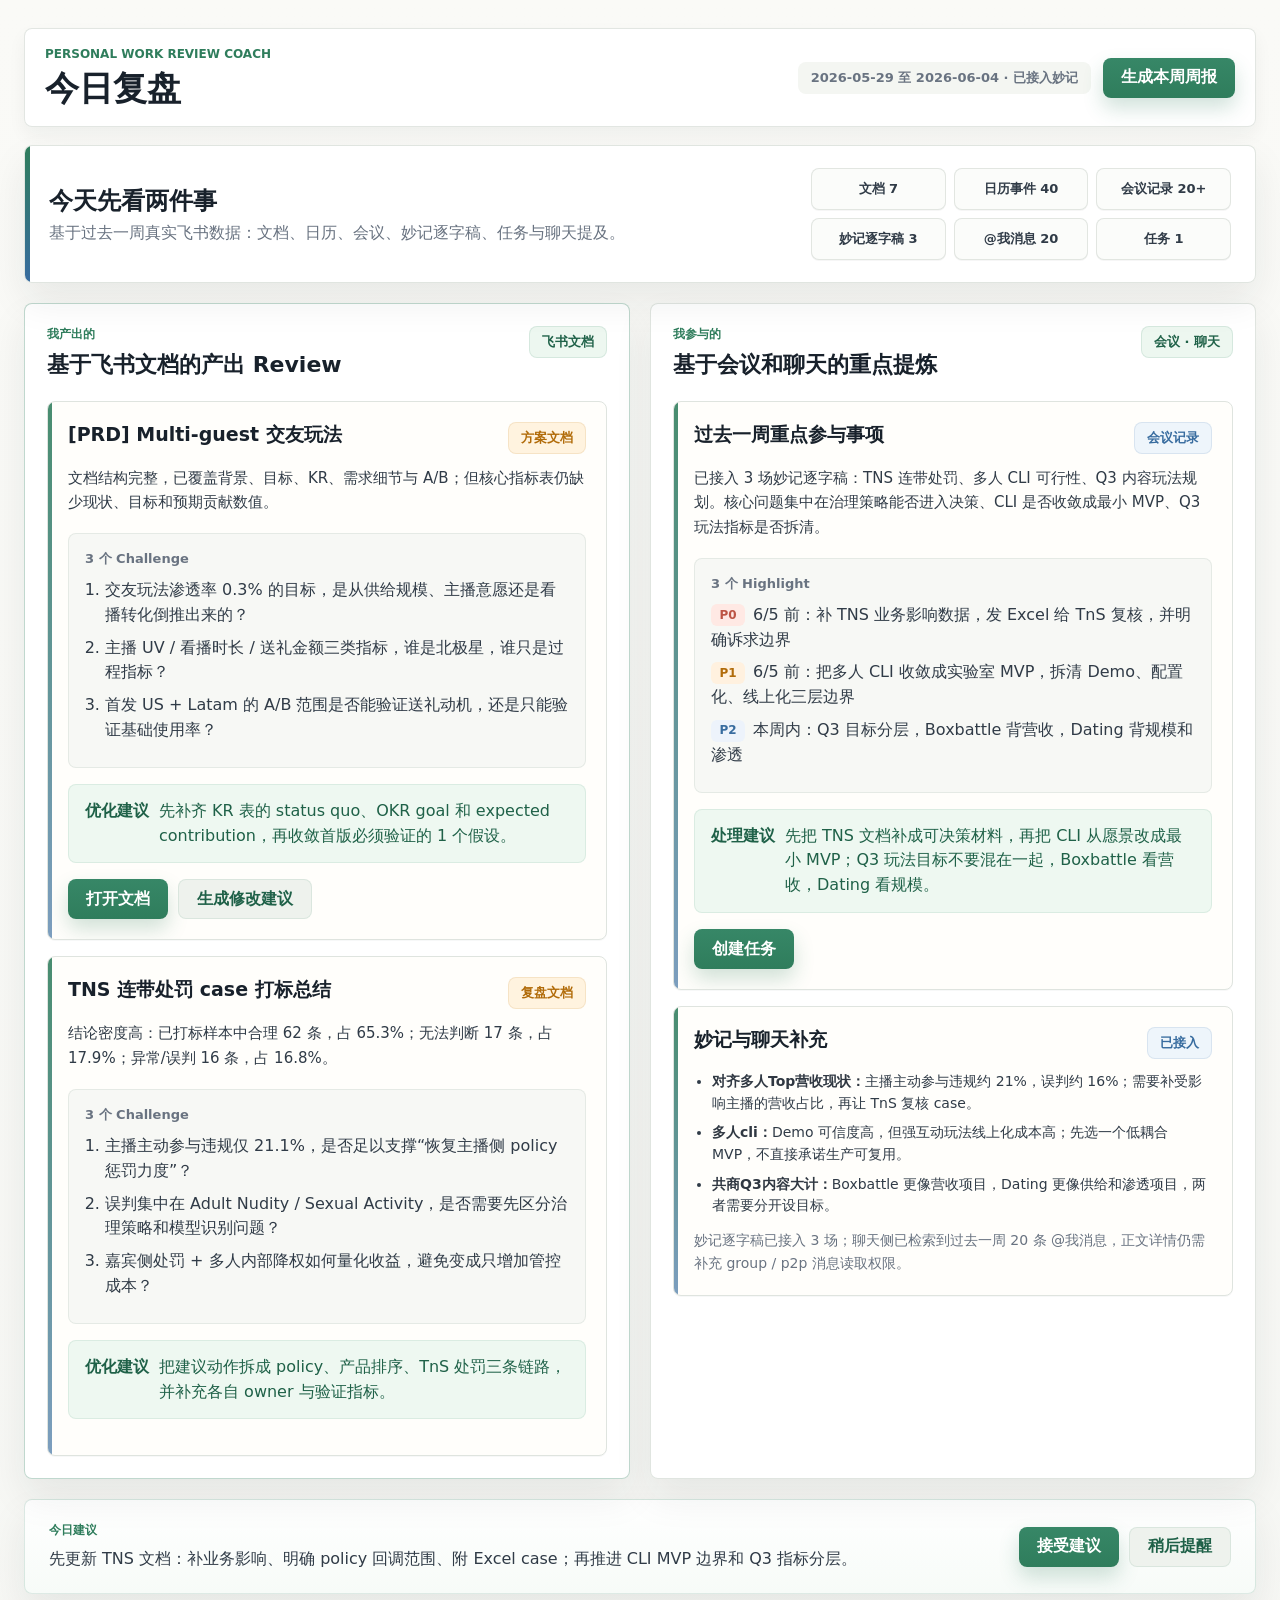
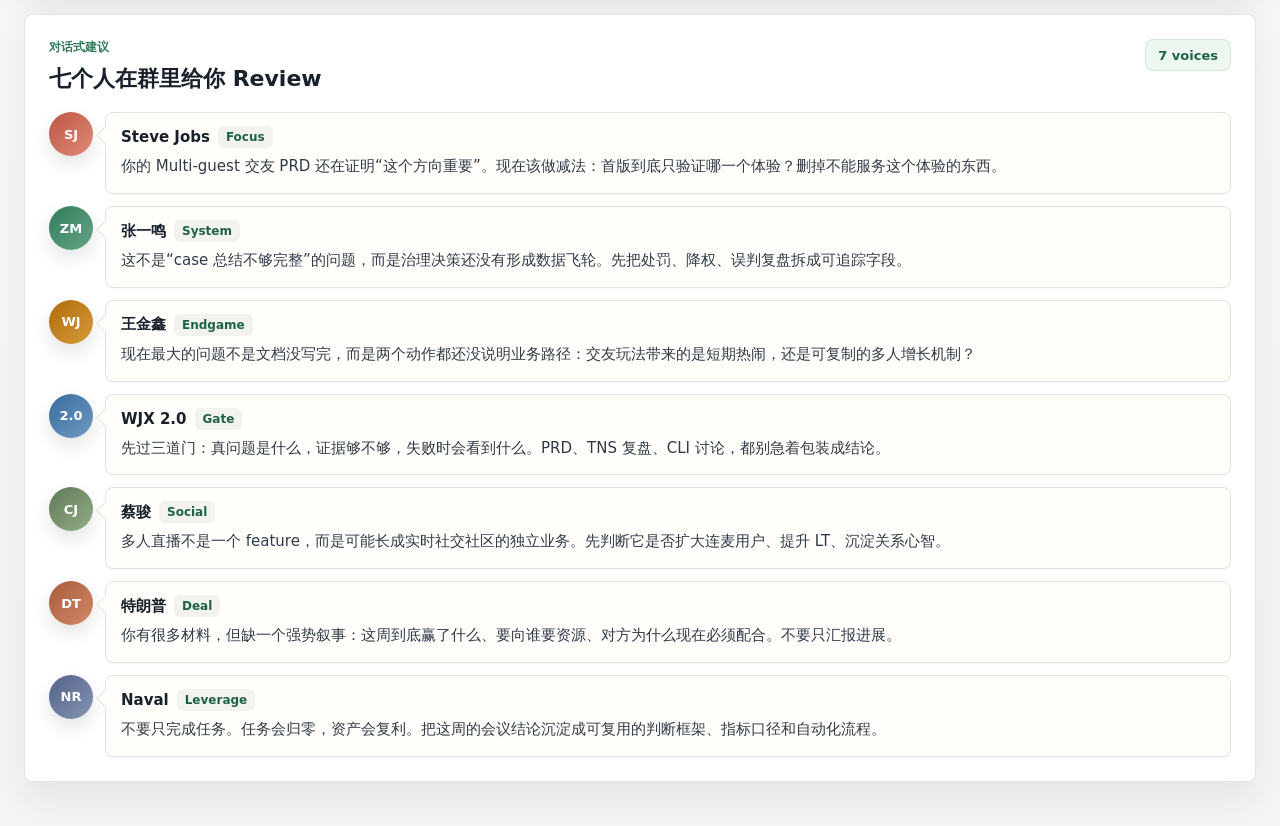
<file: index.html>
<!doctype html>
<html lang="zh-CN">
  <head>
    <meta charset="UTF-8" />
    <meta name="viewport" content="width=device-width, initial-scale=1.0" />
    <title>今日复盘</title>
    <link rel="stylesheet" href="./styles.css" />
  </head>
  <body>
    <main class="app-shell">
      <header class="topbar">
        <div>
          <p class="eyebrow">Personal Work Review Coach</p>
          <h1>今日复盘</h1>
        </div>
        <div class="topbar-actions">
          <span class="date-chip">2026-05-29 至 2026-06-04 · 已接入妙记</span>
          <a class="primary-btn" href="./weekly-report.html">生成本周周报</a>
        </div>
      </header>

      <section class="intro-panel">
        <div class="intro-copy">
          <h2>今天先看两件事</h2>
          <p>基于过去一周真实飞书数据：文档、日历、会议、妙记逐字稿、任务与聊天提及。</p>
        </div>
        <div class="summary-pills" aria-label="今日摘要">
          <span>文档 7</span>
          <span>日历事件 40</span>
          <span>会议记录 20+</span>
          <span>妙记逐字稿 3</span>
          <span>@我消息 20</span>
          <span>任务 1</span>
        </div>
      </section>

      <section class="review-grid">
        <article class="review-card active-card" id="outputs">
          <div class="card-heading">
            <div>
              <p class="card-label">我产出的</p>
              <h3>基于飞书文档的产出 Review</h3>
            </div>
            <span class="source-chip">飞书文档</span>
          </div>

          <div class="work-item">
            <div class="item-title-row">
              <h4>[PRD] Multi-guest 交友玩法</h4>
              <span class="type-tag">方案文档</span>
            </div>
            <p class="review-line">文档结构完整，已覆盖背景、目标、KR、需求细节与 A/B；但核心指标表仍缺少现状、目标和预期贡献数值。</p>

            <div class="sub-block">
              <p class="block-title">3 个 Challenge</p>
              <ol>
                <li>交友玩法渗透率 0.3% 的目标，是从供给规模、主播意愿还是看播转化倒推出来的？</li>
                <li>主播 UV / 看播时长 / 送礼金额三类指标，谁是北极星，谁只是过程指标？</li>
                <li>首发 US + Latam 的 A/B 范围是否能验证送礼动机，还是只能验证基础使用率？</li>
              </ol>
            </div>

            <div class="suggestion-box">
              <strong>优化建议</strong>
              <span>先补齐 KR 表的 status quo、OKR goal 和 expected contribution，再收敛首版必须验证的 1 个假设。</span>
            </div>

            <div class="action-row">
              <a class="primary-btn" href="https://bytedance.larkoffice.com/wiki/FLtdwObc6ifWalkR4IqcCORLnLe" target="_blank" rel="noreferrer">打开文档</a>
              <button class="soft" type="button" data-action="show-suggestion" data-target="prd-suggestion">生成修改建议</button>
            </div>
            <div class="inline-result" id="prd-suggestion" hidden>
              <p class="block-title">可直接补进文档的修改建议</p>
              <ol>
                <li>在 KR 表中补齐 status quo、OKR goal、expected contribution 三列，避免只描述方向。</li>
                <li>把首版验证目标收敛为“交友互动是否提升停留或送礼意愿”，其他功能放入后续版本。</li>
                <li>在 A/B 方案中补充失败条件：哪些数据出现时说明该方向不值得继续加码。</li>
              </ol>
            </div>
          </div>

          <div class="work-item stacked-item">
            <div class="item-title-row">
              <h4>TNS 连带处罚 case 打标总结</h4>
              <span class="type-tag">复盘文档</span>
            </div>
            <p class="review-line">结论密度高：已打标样本中合理 62 条，占 65.3%；无法判断 17 条，占 17.9%；异常/误判 16 条，占 16.8%。</p>

            <div class="sub-block">
              <p class="block-title">3 个 Challenge</p>
              <ol>
                <li>主播主动参与违规仅 21.1%，是否足以支撑“恢复主播侧 policy 惩罚力度”？</li>
                <li>误判集中在 Adult Nudity / Sexual Activity，是否需要先区分治理策略和模型识别问题？</li>
                <li>嘉宾侧处罚 + 多人内部降权如何量化收益，避免变成只增加管控成本？</li>
              </ol>
            </div>

            <div class="suggestion-box">
              <strong>优化建议</strong>
              <span>把建议动作拆成 policy、产品排序、TnS 处罚三条链路，并补充各自 owner 与验证指标。</span>
            </div>
          </div>
        </article>

        <article class="review-card" id="participated">
          <div class="card-heading">
            <div>
              <p class="card-label">我参与的</p>
              <h3>基于会议和聊天的重点提炼</h3>
            </div>
            <span class="source-chip">会议 · 聊天</span>
          </div>

          <div class="work-item">
            <div class="item-title-row">
              <h4>过去一周重点参与事项</h4>
              <span class="type-tag blue">会议记录</span>
            </div>
            <p class="review-line">已接入 3 场妙记逐字稿：TNS 连带处罚、多人 CLI 可行性、Q3 内容玩法规划。核心问题集中在治理策略能否进入决策、CLI 是否收敛成最小 MVP、Q3 玩法指标是否拆清。</p>

            <div class="sub-block">
              <p class="block-title">3 个 Highlight</p>
              <ul class="highlights">
                <li><span class="priority p0">P0</span>6/5 前：补 TNS 业务影响数据，发 Excel 给 TnS 复核，并明确诉求边界</li>
                <li><span class="priority p1">P1</span>6/5 前：把多人 CLI 收敛成实验室 MVP，拆清 Demo、配置化、线上化三层边界</li>
                <li><span class="priority p2">P2</span>本周内：Q3 目标分层，Boxbattle 背营收，Dating 背规模和渗透</li>
              </ul>
            </div>

            <div class="suggestion-box">
              <strong>处理建议</strong>
              <span>先把 TNS 文档补成可决策材料，再把 CLI 从愿景改成最小 MVP；Q3 玩法目标不要混在一起，Boxbattle 看营收，Dating 看规模。</span>
            </div>

            <div class="action-row">
              <button type="button" data-action="create-task">创建任务</button>
            </div>
            <div class="inline-result" id="task-result" hidden>
              <p class="block-title">已生成待办</p>
              <ul>
                <li>6/5 前补齐 TNS 业务影响数据，并发送 Excel 给 TnS 复核。</li>
                <li>6/5 前收敛多人 CLI 实验室 MVP 边界。</li>
                <li>本周内拆清 Boxbattle / Dating 的目标和 owner。</li>
              </ul>
            </div>
          </div>

          <div class="work-item stacked-item">
            <div class="item-title-row">
              <h4>妙记与聊天补充</h4>
              <span class="type-tag blue">已接入</span>
            </div>
            <ul class="meeting-list">
              <li><strong>对齐多人Top营收现状：</strong>主播主动参与违规约 21%，误判约 16%；需要补受影响主播的营收占比，再让 TnS 复核 case。</li>
              <li><strong>多人cli：</strong>Demo 可信度高，但强互动玩法线上化成本高；先选一个低耦合 MVP，不直接承诺生产可复用。</li>
              <li><strong>共商Q3内容大计：</strong>Boxbattle 更像营收项目，Dating 更像供给和渗透项目，两者需要分开设目标。</li>
            </ul>
            <p class="coverage-note">妙记逐字稿已接入 3 场；聊天侧已检索到过去一周 20 条 @我消息，正文详情仍需补充 group / p2p 消息读取权限。</p>
          </div>
        </article>
      </section>

      <section class="coach-note">
        <div>
          <p class="card-label">今日建议</p>
          <p>先更新 TNS 文档：补业务影响、明确 policy 回调范围、附 Excel case；再推进 CLI MVP 边界和 Q3 指标分层。</p>
        </div>
        <div class="action-row compact">
          <button type="button" data-action="accept-advice">接受建议</button>
          <button class="soft" type="button" data-action="remind-later">稍后提醒</button>
        </div>
      </section>

      <section class="advisor-panel" aria-label="七人对话建议">
        <div class="advisor-header">
          <div>
            <p class="card-label">对话式建议</p>
            <h3>七个人在群里给你 Review</h3>
          </div>
          <span class="source-chip">7 voices</span>
        </div>

        <div class="advisor-chat" role="list" aria-label="七人对话列表">
          <article class="chat-message jobs-message" role="listitem">
            <div class="avatar" aria-hidden="true">SJ</div>
            <div class="message-body">
              <div class="message-meta">
                <strong>Steve Jobs</strong>
                <span>Focus</span>
              </div>
              <p>你的 Multi-guest 交友 PRD 还在证明“这个方向重要”。现在该做减法：首版到底只验证哪一个体验？删掉不能服务这个体验的东西。</p>
            </div>
          </article>

          <article class="chat-message zhang-message" role="listitem">
            <div class="avatar" aria-hidden="true">ZM</div>
            <div class="message-body">
              <div class="message-meta">
                <strong>张一鸣</strong>
                <span>System</span>
              </div>
              <p>这不是“case 总结不够完整”的问题，而是治理决策还没有形成数据飞轮。先把处罚、降权、误判复盘拆成可追踪字段。</p>
            </div>
          </article>

          <article class="chat-message wang-message" role="listitem">
            <div class="avatar" aria-hidden="true">WJ</div>
            <div class="message-body">
              <div class="message-meta">
                <strong>王金鑫</strong>
                <span>Endgame</span>
              </div>
              <p>现在最大的问题不是文档没写完，而是两个动作都还没说明业务路径：交友玩法带来的是短期热闹，还是可复制的多人增长机制？</p>
            </div>
          </article>

          <article class="chat-message wjx2-message" role="listitem">
            <div class="avatar" aria-hidden="true">2.0</div>
            <div class="message-body">
              <div class="message-meta">
                <strong>WJX 2.0</strong>
                <span>Gate</span>
              </div>
              <p>先过三道门：真问题是什么，证据够不够，失败时会看到什么。PRD、TNS 复盘、CLI 讨论，都别急着包装成结论。</p>
            </div>
          </article>

          <article class="chat-message cai-message" role="listitem">
            <div class="avatar" aria-hidden="true">CJ</div>
            <div class="message-body">
              <div class="message-meta">
                <strong>蔡骏</strong>
                <span>Social</span>
              </div>
              <p>多人直播不是一个 feature，而是可能长成实时社交社区的独立业务。先判断它是否扩大连麦用户、提升 LT、沉淀关系心智。</p>
            </div>
          </article>

          <article class="chat-message trump-message" role="listitem">
            <div class="avatar" aria-hidden="true">DT</div>
            <div class="message-body">
              <div class="message-meta">
                <strong>特朗普</strong>
                <span>Deal</span>
              </div>
              <p>你有很多材料，但缺一个强势叙事：这周到底赢了什么、要向谁要资源、对方为什么现在必须配合。不要只汇报进展。</p>
            </div>
          </article>

          <article class="chat-message naval-message" role="listitem">
            <div class="avatar" aria-hidden="true">NR</div>
            <div class="message-body">
              <div class="message-meta">
                <strong>Naval</strong>
                <span>Leverage</span>
              </div>
              <p>不要只完成任务。任务会归零，资产会复利。把这周的会议结论沉淀成可复用的判断框架、指标口径和自动化流程。</p>
            </div>
          </article>
        </div>
      </section>
    </main>

    <div class="toast" id="toast" role="status" aria-live="polite" hidden></div>

    <script src="./script.js"></script>
  </body>
</html>
</file>
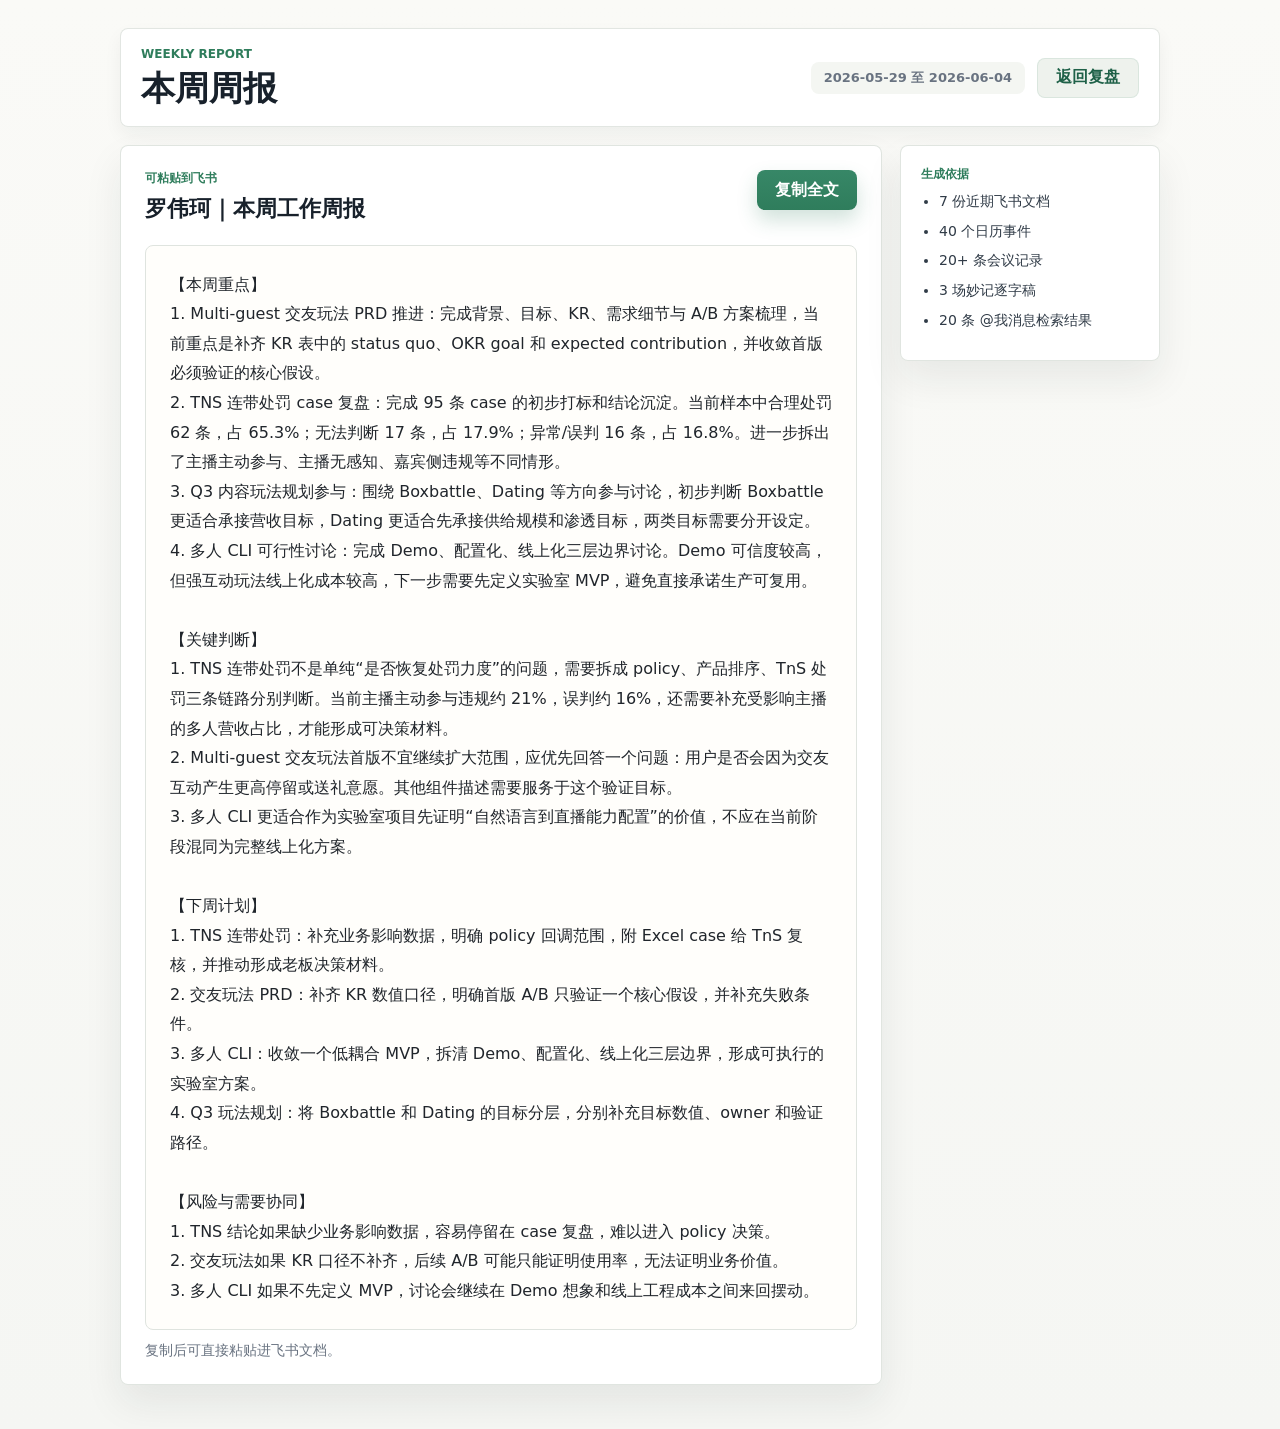
<file: weekly-report.html>
<!doctype html>
<html lang="zh-CN">
  <head>
    <meta charset="UTF-8" />
    <meta name="viewport" content="width=device-width, initial-scale=1.0" />
    <title>本周周报</title>
    <link rel="stylesheet" href="./styles.css" />
  </head>
  <body>
    <main class="app-shell report-shell">
      <header class="topbar">
        <div>
          <p class="eyebrow">Weekly Report</p>
          <h1>本周周报</h1>
        </div>
        <div class="topbar-actions">
          <span class="date-chip">2026-05-29 至 2026-06-04</span>
          <a class="primary-btn soft-link" href="./index.html">返回复盘</a>
        </div>
      </header>

      <section class="report-layout">
        <article class="report-preview">
          <div class="card-heading">
            <div>
              <p class="card-label">可粘贴到飞书</p>
              <h3>罗伟珂｜本周工作周报</h3>
            </div>
            <button class="primary-btn" id="copyReport" type="button">复制全文</button>
          </div>

          <pre class="report-text" id="reportText">【本周重点】
1. Multi-guest 交友玩法 PRD 推进：完成背景、目标、KR、需求细节与 A/B 方案梳理，当前重点是补齐 KR 表中的 status quo、OKR goal 和 expected contribution，并收敛首版必须验证的核心假设。
2. TNS 连带处罚 case 复盘：完成 95 条 case 的初步打标和结论沉淀。当前样本中合理处罚 62 条，占 65.3%；无法判断 17 条，占 17.9%；异常/误判 16 条，占 16.8%。进一步拆出了主播主动参与、主播无感知、嘉宾侧违规等不同情形。
3. Q3 内容玩法规划参与：围绕 Boxbattle、Dating 等方向参与讨论，初步判断 Boxbattle 更适合承接营收目标，Dating 更适合先承接供给规模和渗透目标，两类目标需要分开设定。
4. 多人 CLI 可行性讨论：完成 Demo、配置化、线上化三层边界讨论。Demo 可信度较高，但强互动玩法线上化成本较高，下一步需要先定义实验室 MVP，避免直接承诺生产可复用。

【关键判断】
1. TNS 连带处罚不是单纯“是否恢复处罚力度”的问题，需要拆成 policy、产品排序、TnS 处罚三条链路分别判断。当前主播主动参与违规约 21%，误判约 16%，还需要补充受影响主播的多人营收占比，才能形成可决策材料。
2. Multi-guest 交友玩法首版不宜继续扩大范围，应优先回答一个问题：用户是否会因为交友互动产生更高停留或送礼意愿。其他组件描述需要服务于这个验证目标。
3. 多人 CLI 更适合作为实验室项目先证明“自然语言到直播能力配置”的价值，不应在当前阶段混同为完整线上化方案。

【下周计划】
1. TNS 连带处罚：补充业务影响数据，明确 policy 回调范围，附 Excel case 给 TnS 复核，并推动形成老板决策材料。
2. 交友玩法 PRD：补齐 KR 数值口径，明确首版 A/B 只验证一个核心假设，并补充失败条件。
3. 多人 CLI：收敛一个低耦合 MVP，拆清 Demo、配置化、线上化三层边界，形成可执行的实验室方案。
4. Q3 玩法规划：将 Boxbattle 和 Dating 的目标分层，分别补充目标数值、owner 和验证路径。

【风险与需要协同】
1. TNS 结论如果缺少业务影响数据，容易停留在 case 复盘，难以进入 policy 决策。
2. 交友玩法如果 KR 口径不补齐，后续 A/B 可能只能证明使用率，无法证明业务价值。
3. 多人 CLI 如果不先定义 MVP，讨论会继续在 Demo 想象和线上工程成本之间来回摆动。</pre>

          <p class="copy-hint" id="copyHint">复制后可直接粘贴进飞书文档。</p>
        </article>

        <aside class="report-side">
          <p class="card-label">生成依据</p>
          <ul class="meeting-list">
            <li>7 份近期飞书文档</li>
            <li>40 个日历事件</li>
            <li>20+ 条会议记录</li>
            <li>3 场妙记逐字稿</li>
            <li>20 条 @我消息检索结果</li>
          </ul>
        </aside>
      </section>
    </main>

    <script>
      const copyButton = document.querySelector("#copyReport");
      const reportText = document.querySelector("#reportText");
      const copyHint = document.querySelector("#copyHint");

      copyButton?.addEventListener("click", async () => {
        try {
          await navigator.clipboard.writeText(reportText.innerText.trim());
          copyHint.textContent = "已复制，可以粘贴到飞书。";
        } catch {
          copyHint.textContent = "复制失败，请手动选择正文复制。";
        }
      });
    </script>
  </body>
</html>
</file>
<file: styles.css>
:root {
  --bg: #f5f6f3;
  --surface: #ffffff;
  --surface-soft: #f1f7f2;
  --text: #18212b;
  --muted: #697381;
  --line: #dfe4df;
  --green: #2f7d5c;
  --green-dark: #1f6148;
  --amber: #b16b09;
  --coral: #bd5545;
  --blue: #386c9f;
  --ink-soft: #303b47;
  --shadow: 0 18px 38px rgba(24, 33, 43, 0.08);
  --shadow-soft: 0 8px 18px rgba(24, 33, 43, 0.05);
}

* {
  box-sizing: border-box;
}

body {
  margin: 0;
  min-height: 100vh;
  background: linear-gradient(180deg, #fafaf7 0%, var(--bg) 100%);
  color: var(--text);
  font-family:
    Inter, ui-sans-serif, system-ui, -apple-system, BlinkMacSystemFont, "Segoe UI",
    "PingFang SC", "Hiragino Sans GB", "Microsoft YaHei", sans-serif;
}

button {
  border: 0;
  font: inherit;
  cursor: pointer;
}

a {
  color: inherit;
  text-decoration: none;
}

.app-shell {
  width: min(1240px, calc(100vw - 48px));
  margin: 0 auto;
  padding: 28px 0 44px;
}

.topbar {
  display: flex;
  align-items: center;
  justify-content: space-between;
  gap: 24px;
  margin-bottom: 18px;
  padding: 18px 20px;
  border: 1px solid rgba(223, 228, 223, 0.9);
  border-radius: 8px;
  background: rgba(255, 255, 255, 0.92);
  box-shadow: var(--shadow-soft);
}

.eyebrow,
.card-label {
  margin: 0 0 8px;
  color: var(--green);
  font-size: 12px;
  font-weight: 700;
  letter-spacing: 0;
  text-transform: uppercase;
}

h1,
h2,
h3,
h4,
p {
  margin-top: 0;
}

h1 {
  margin-bottom: 0;
  font-size: 34px;
  line-height: 1.15;
  letter-spacing: 0;
}

.topbar-actions {
  display: flex;
  align-items: center;
  gap: 12px;
  flex-wrap: wrap;
  justify-content: flex-end;
}

.date-chip,
.summary-pills span,
.source-chip,
.type-tag {
  display: inline-flex;
  align-items: center;
  min-height: 32px;
  padding: 0 12px;
  border-radius: 8px;
  border: 1px solid transparent;
  background: #f4f6f2;
  color: var(--muted);
  font-size: 13px;
  font-weight: 600;
  white-space: nowrap;
}

.primary-btn,
.action-row button {
  display: inline-flex;
  align-items: center;
  justify-content: center;
  min-height: 40px;
  padding: 0 18px;
  border-radius: 8px;
  background: linear-gradient(180deg, #378767 0%, var(--green) 100%);
  color: #fff;
  font-weight: 700;
  box-shadow: 0 10px 20px rgba(47, 125, 92, 0.22);
  transition:
    transform 160ms ease,
    box-shadow 160ms ease,
    background 160ms ease;
}

.primary-btn:hover,
.action-row button:hover {
  transform: translateY(-1px);
  box-shadow: 0 14px 24px rgba(47, 125, 92, 0.24);
}

button:disabled {
  cursor: default;
  opacity: 0.72;
}

button:disabled:hover {
  transform: none;
}

.intro-panel,
.coach-note,
.review-card,
.advisor-panel {
  border: 1px solid rgba(223, 228, 223, 0.95);
  border-radius: 8px;
  background: rgba(255, 255, 255, 0.94);
  box-shadow: var(--shadow);
}

.intro-panel {
  display: flex;
  align-items: center;
  justify-content: space-between;
  gap: 24px;
  padding: 22px 24px;
  margin-bottom: 20px;
  overflow: hidden;
  position: relative;
}

.intro-panel::before {
  position: absolute;
  inset: 0 auto 0 0;
  width: 5px;
  background: linear-gradient(180deg, var(--green), var(--blue));
  content: "";
}

.intro-copy h2 {
  margin-bottom: 6px;
  font-size: 24px;
}

.intro-copy p {
  margin-bottom: 0;
  color: var(--muted);
  font-size: 16px;
}

.summary-pills {
  display: grid;
  grid-template-columns: repeat(3, minmax(96px, 1fr));
  gap: 8px;
  width: min(420px, 100%);
}

.summary-pills span {
  justify-content: center;
  min-height: 42px;
  border-color: rgba(223, 228, 223, 0.9);
  background: #fbfcfa;
  color: var(--ink-soft);
  box-shadow: 0 1px 0 rgba(24, 33, 43, 0.04);
}

.segment-tabs {
  display: inline-flex;
  padding: 4px;
  margin: 0 0 18px;
  border: 1px solid var(--line);
  border-radius: 8px;
  background: #fff;
}

.tab {
  min-width: 112px;
  min-height: 38px;
  padding: 0 18px;
  border-radius: 6px;
  background: transparent;
  color: var(--muted);
  font-weight: 700;
}

.tab.active {
  background: var(--surface-soft);
  color: var(--green-dark);
}

.review-grid {
  display: grid;
  grid-template-columns: minmax(0, 1fr) minmax(0, 1fr);
  gap: 20px;
  align-items: stretch;
}

.review-card {
  padding: 22px;
  min-height: 520px;
}

.active-card {
  border-color: rgba(47, 125, 92, 0.3);
}

.card-heading {
  display: flex;
  align-items: flex-start;
  justify-content: space-between;
  gap: 18px;
  margin-bottom: 22px;
}

.card-heading h3 {
  margin-bottom: 0;
  font-size: 22px;
  line-height: 1.25;
}

.source-chip {
  border-color: rgba(47, 125, 92, 0.12);
  background: #edf7f0;
  color: var(--green-dark);
}

.work-item {
  position: relative;
  overflow: hidden;
  border: 1px solid var(--line);
  border-radius: 8px;
  padding: 20px;
  background: #fffefb;
  box-shadow: 0 1px 0 rgba(24, 33, 43, 0.03);
  transition:
    border-color 160ms ease,
    box-shadow 160ms ease;
}

.work-item::before {
  position: absolute;
  inset: 0 auto 0 0;
  width: 4px;
  background: linear-gradient(180deg, rgba(47, 125, 92, 0.88), rgba(56, 108, 159, 0.66));
  content: "";
}

.work-item:hover {
  border-color: rgba(47, 125, 92, 0.24);
  box-shadow: var(--shadow-soft);
}

.stacked-item {
  margin-top: 16px;
}

.item-title-row {
  display: flex;
  align-items: flex-start;
  justify-content: space-between;
  gap: 12px;
  margin-bottom: 12px;
}

.item-title-row h4 {
  margin-bottom: 0;
  font-size: 19px;
  line-height: 1.3;
}

.type-tag {
  border-color: rgba(177, 107, 9, 0.12);
  background: #fff3df;
  color: var(--amber);
}

.type-tag.blue {
  border-color: rgba(56, 108, 159, 0.12);
  background: #eef5fb;
  color: var(--blue);
}

.review-line {
  margin-bottom: 18px;
  color: var(--ink-soft);
  font-size: 15px;
  line-height: 1.65;
}

.sub-block {
  padding: 16px;
  border-radius: 8px;
  background: #f7f8f5;
  border: 1px solid rgba(223, 228, 223, 0.7);
}

.block-title {
  margin-bottom: 10px;
  color: var(--muted);
  font-size: 13px;
  font-weight: 800;
}

ol,
ul {
  margin: 0;
  padding-left: 20px;
}

li {
  margin: 8px 0;
  color: var(--ink-soft);
  line-height: 1.55;
}

.highlights {
  padding-left: 0;
  list-style: none;
}

.priority {
  display: inline-flex;
  align-items: center;
  justify-content: center;
  width: 34px;
  min-height: 22px;
  margin-right: 8px;
  border-radius: 6px;
  font-size: 12px;
  font-weight: 800;
  vertical-align: middle;
}

.p0 {
  background: #ffe9e4;
  color: var(--coral);
}

.p1 {
  background: #fff1df;
  color: var(--amber);
}

.p2 {
  background: #edf3fb;
  color: var(--blue);
}

.suggestion-box {
  display: flex;
  gap: 10px;
  margin: 16px 0;
  padding: 14px 16px;
  border-radius: 8px;
  border: 1px solid rgba(47, 125, 92, 0.1);
  background: #eef8f1;
  color: var(--green-dark);
  line-height: 1.55;
}

.suggestion-box strong {
  white-space: nowrap;
}

.action-row {
  display: flex;
  gap: 10px;
  flex-wrap: wrap;
}

.action-row button.soft {
  border: 1px solid rgba(47, 125, 92, 0.1);
  background: #eef2ed;
  color: var(--green-dark);
  box-shadow: none;
}

.soft-link {
  border: 1px solid rgba(47, 125, 92, 0.1);
  background: #eef2ed;
  color: var(--green-dark);
  box-shadow: none;
}

.action-row button.soft:hover,
.soft-link:hover {
  box-shadow: 0 8px 16px rgba(24, 33, 43, 0.07);
}

.inline-result {
  margin-top: 16px;
  padding: 16px;
  border: 1px solid rgba(47, 125, 92, 0.18);
  border-radius: 8px;
  background: #f5fbf6;
}

.inline-result .block-title {
  color: var(--green-dark);
}

.toast {
  position: fixed;
  right: 24px;
  bottom: 24px;
  max-width: min(360px, calc(100vw - 48px));
  padding: 14px 16px;
  border: 1px solid rgba(47, 125, 92, 0.2);
  border-radius: 8px;
  background: #ffffff;
  color: var(--ink-soft);
  box-shadow: var(--shadow);
  font-size: 15px;
  line-height: 1.5;
  z-index: 20;
}

.coach-note {
  display: flex;
  align-items: center;
  justify-content: space-between;
  gap: 18px;
  margin-top: 20px;
  padding: 22px 24px;
  border-color: rgba(47, 125, 92, 0.16);
  background: linear-gradient(180deg, #ffffff 0%, #f7fbf8 100%);
}

.coach-note p:last-child {
  margin-bottom: 0;
  color: var(--ink-soft);
  font-size: 16px;
  line-height: 1.5;
}

.compact {
  flex-shrink: 0;
}

.advisor-panel {
  margin-top: 20px;
  padding: 24px;
}

.advisor-header {
  display: flex;
  align-items: flex-start;
  justify-content: space-between;
  gap: 18px;
  margin-bottom: 18px;
}

.advisor-header h3 {
  margin-bottom: 0;
  font-size: 22px;
}

.advisor-chat {
  display: grid;
  gap: 12px;
}

.chat-message {
  display: grid;
  grid-template-columns: 44px minmax(0, 1fr);
  gap: 12px;
  align-items: start;
}

.avatar {
  display: inline-flex;
  align-items: center;
  justify-content: center;
  width: 44px;
  height: 44px;
  border-radius: 50%;
  color: #fff;
  font-size: 13px;
  font-weight: 900;
  box-shadow: 0 8px 18px rgba(24, 33, 43, 0.12);
}

.message-body {
  position: relative;
  padding: 13px 15px 14px;
  border: 1px solid var(--line);
  border-radius: 8px;
  background: #fffefb;
  box-shadow: 0 1px 0 rgba(24, 33, 43, 0.03);
}

.message-body::before {
  position: absolute;
  top: 16px;
  left: -7px;
  width: 12px;
  height: 12px;
  border-bottom: 1px solid var(--line);
  border-left: 1px solid var(--line);
  background: #fffefb;
  transform: rotate(45deg);
  content: "";
}

.message-meta {
  display: flex;
  align-items: center;
  gap: 8px;
  margin-bottom: 6px;
}

.message-meta strong {
  color: var(--text);
  font-size: 15px;
}

.message-meta span {
  display: inline-flex;
  align-items: center;
  min-height: 22px;
  padding: 0 8px;
  border-radius: 6px;
  background: #f2f3ef;
  color: var(--green-dark);
  font-size: 12px;
  font-weight: 800;
}

.message-body p {
  margin-bottom: 0;
  color: var(--ink-soft);
  font-size: 15px;
  line-height: 1.65;
}

.jobs-message .avatar {
  background: linear-gradient(135deg, #bd5545, #e08b78);
}

.zhang-message .avatar {
  background: linear-gradient(135deg, #2f7d5c, #66a487);
}

.wang-message .avatar {
  background: linear-gradient(135deg, #b16b09, #d69b3d);
}

.wjx2-message .avatar {
  background: linear-gradient(135deg, #386c9f, #6f9ac1);
}

.cai-message .avatar {
  background: linear-gradient(135deg, #5f7a56, #92ad87);
}

.trump-message .avatar {
  background: linear-gradient(135deg, #a85b3a, #d28a67);
}

.naval-message .avatar {
  background: linear-gradient(135deg, #526287, #8794b5);
}

.coverage-grid {
  display: grid;
  grid-template-columns: repeat(2, minmax(0, 1fr));
  gap: 10px;
}

.coverage-item {
  min-height: 74px;
  padding: 14px;
  border: 1px solid var(--line);
  border-radius: 8px;
  background: #f8f8f4;
}

.coverage-item span {
  display: block;
  margin-bottom: 6px;
  color: var(--muted);
  font-size: 12px;
  font-weight: 800;
}

.coverage-item strong {
  color: #303842;
  font-size: 15px;
  line-height: 1.45;
}

.coverage-item.ready {
  background: #eef5ee;
  border-color: rgba(47, 125, 92, 0.18);
}

.coverage-item.pending {
  background: #edf3fb;
  border-color: rgba(56, 108, 159, 0.18);
}

.coverage-note {
  margin: 12px 0 0;
  color: var(--muted);
  font-size: 14px;
  line-height: 1.65;
}

.meeting-list {
  padding-left: 18px;
}

.meeting-list li {
  color: var(--ink-soft);
  font-size: 14px;
}

.meeting-list strong {
  color: #303842;
}

.report-shell {
  width: min(1040px, calc(100vw - 48px));
}

.report-layout {
  display: grid;
  grid-template-columns: minmax(0, 1fr) 260px;
  gap: 18px;
  align-items: flex-start;
}

.report-preview,
.report-side {
  border: 1px solid rgba(223, 228, 223, 0.95);
  border-radius: 8px;
  background: rgba(255, 255, 255, 0.96);
  box-shadow: var(--shadow);
}

.report-preview {
  padding: 24px;
}

.report-side {
  padding: 20px;
}

.report-text {
  width: 100%;
  min-height: 640px;
  margin: 0;
  padding: 24px;
  overflow: auto;
  border: 1px solid var(--line);
  border-radius: 8px;
  background: #fffefb;
  color: #20252b;
  font: inherit;
  font-size: 16px;
  line-height: 1.85;
  white-space: pre-wrap;
}

.copy-hint {
  margin: 12px 0 0;
  color: var(--muted);
  font-size: 14px;
}

@media (max-width: 900px) {
  .app-shell {
    width: min(100vw - 28px, 720px);
    padding-top: 22px;
  }

  .topbar,
  .intro-panel,
  .coach-note,
  .advisor-header {
    align-items: flex-start;
    flex-direction: column;
  }

  .topbar-actions,
  .summary-pills {
    justify-content: flex-start;
  }

  .review-grid {
    grid-template-columns: 1fr;
  }

  .coverage-grid {
    grid-template-columns: 1fr;
  }

  .report-layout {
    grid-template-columns: 1fr;
  }

  .review-card {
    min-height: auto;
  }
}

@media (max-width: 560px) {
  h1 {
    font-size: 30px;
  }

  .intro-panel,
  .review-card,
  .coach-note,
  .advisor-panel {
    padding: 18px;
  }

  .segment-tabs {
    width: 100%;
  }

  .tab {
    flex: 1;
    min-width: 0;
  }

  .item-title-row,
  .card-heading,
  .suggestion-box {
    flex-direction: column;
    align-items: flex-start;
  }

  .chat-message {
    grid-template-columns: 38px minmax(0, 1fr);
    gap: 10px;
  }

  .avatar {
    width: 38px;
    height: 38px;
    font-size: 12px;
  }

  .message-meta {
    flex-wrap: wrap;
  }
}
</file>
